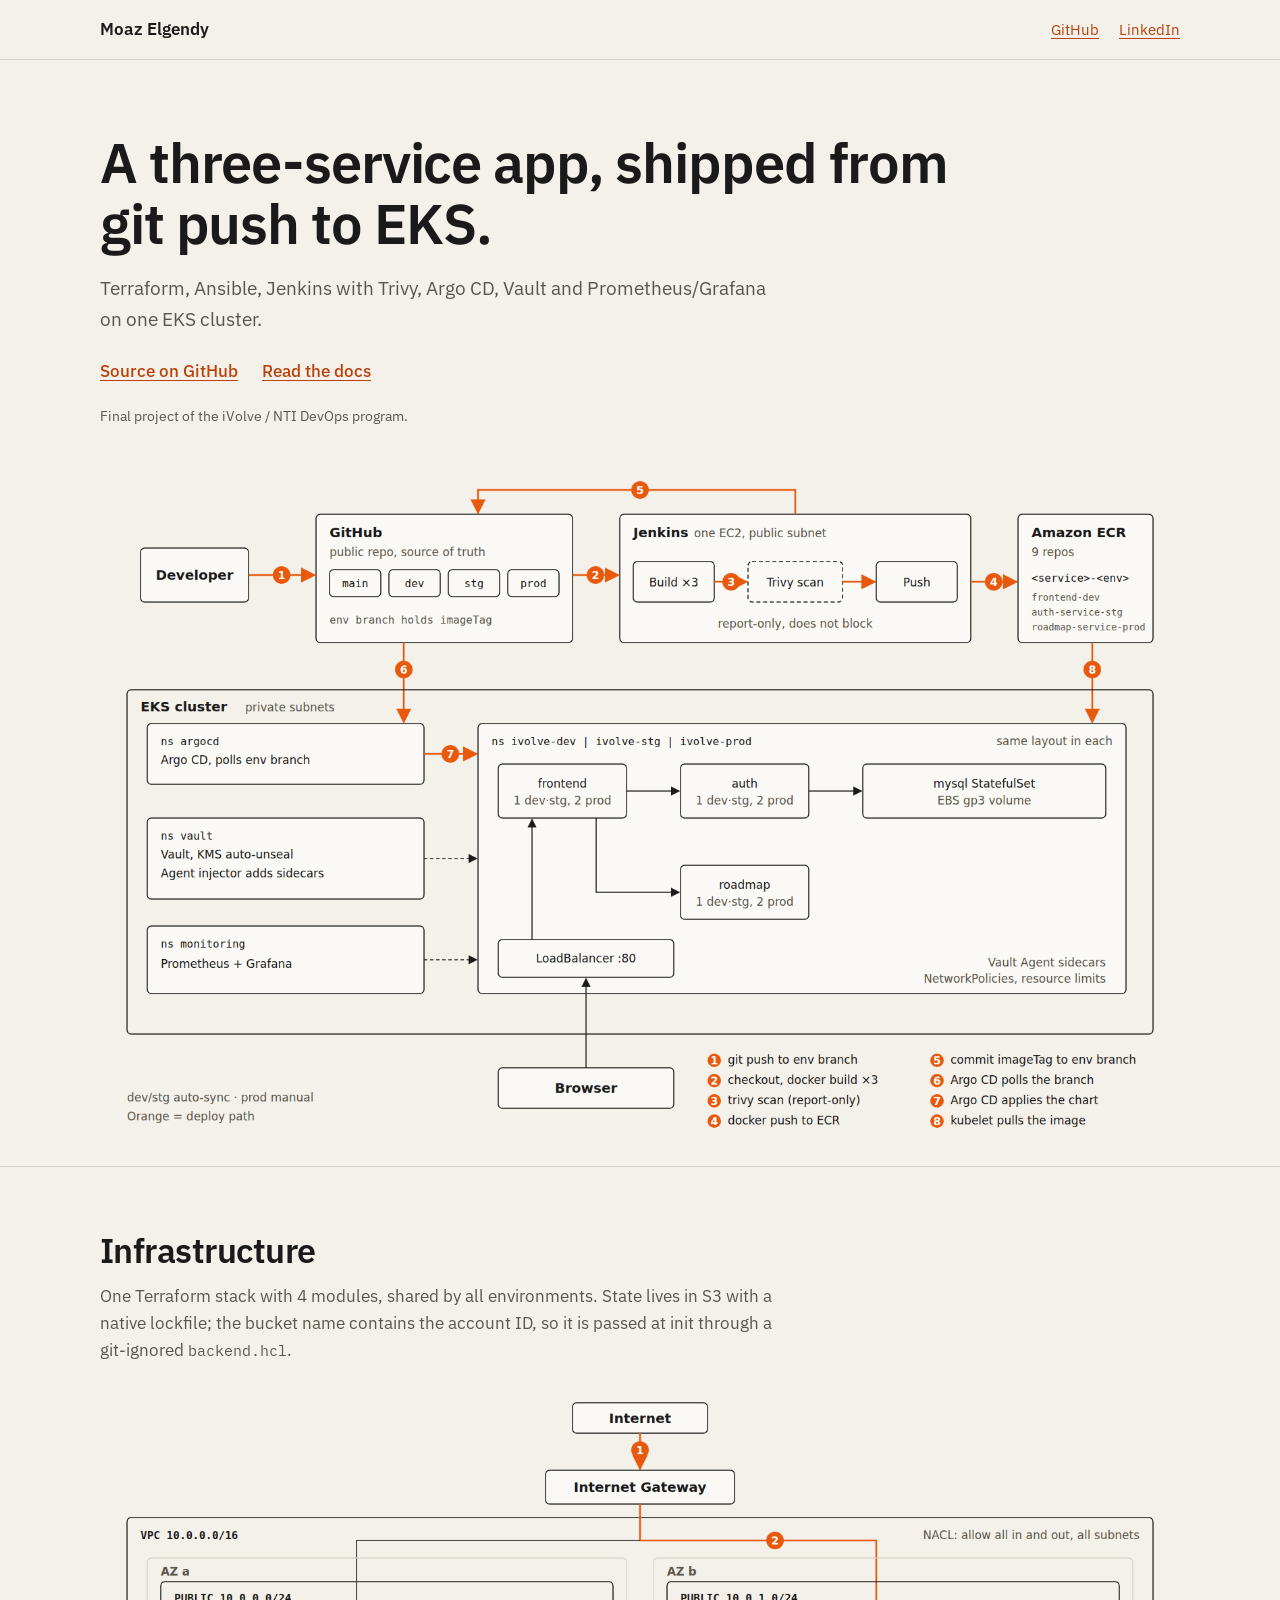
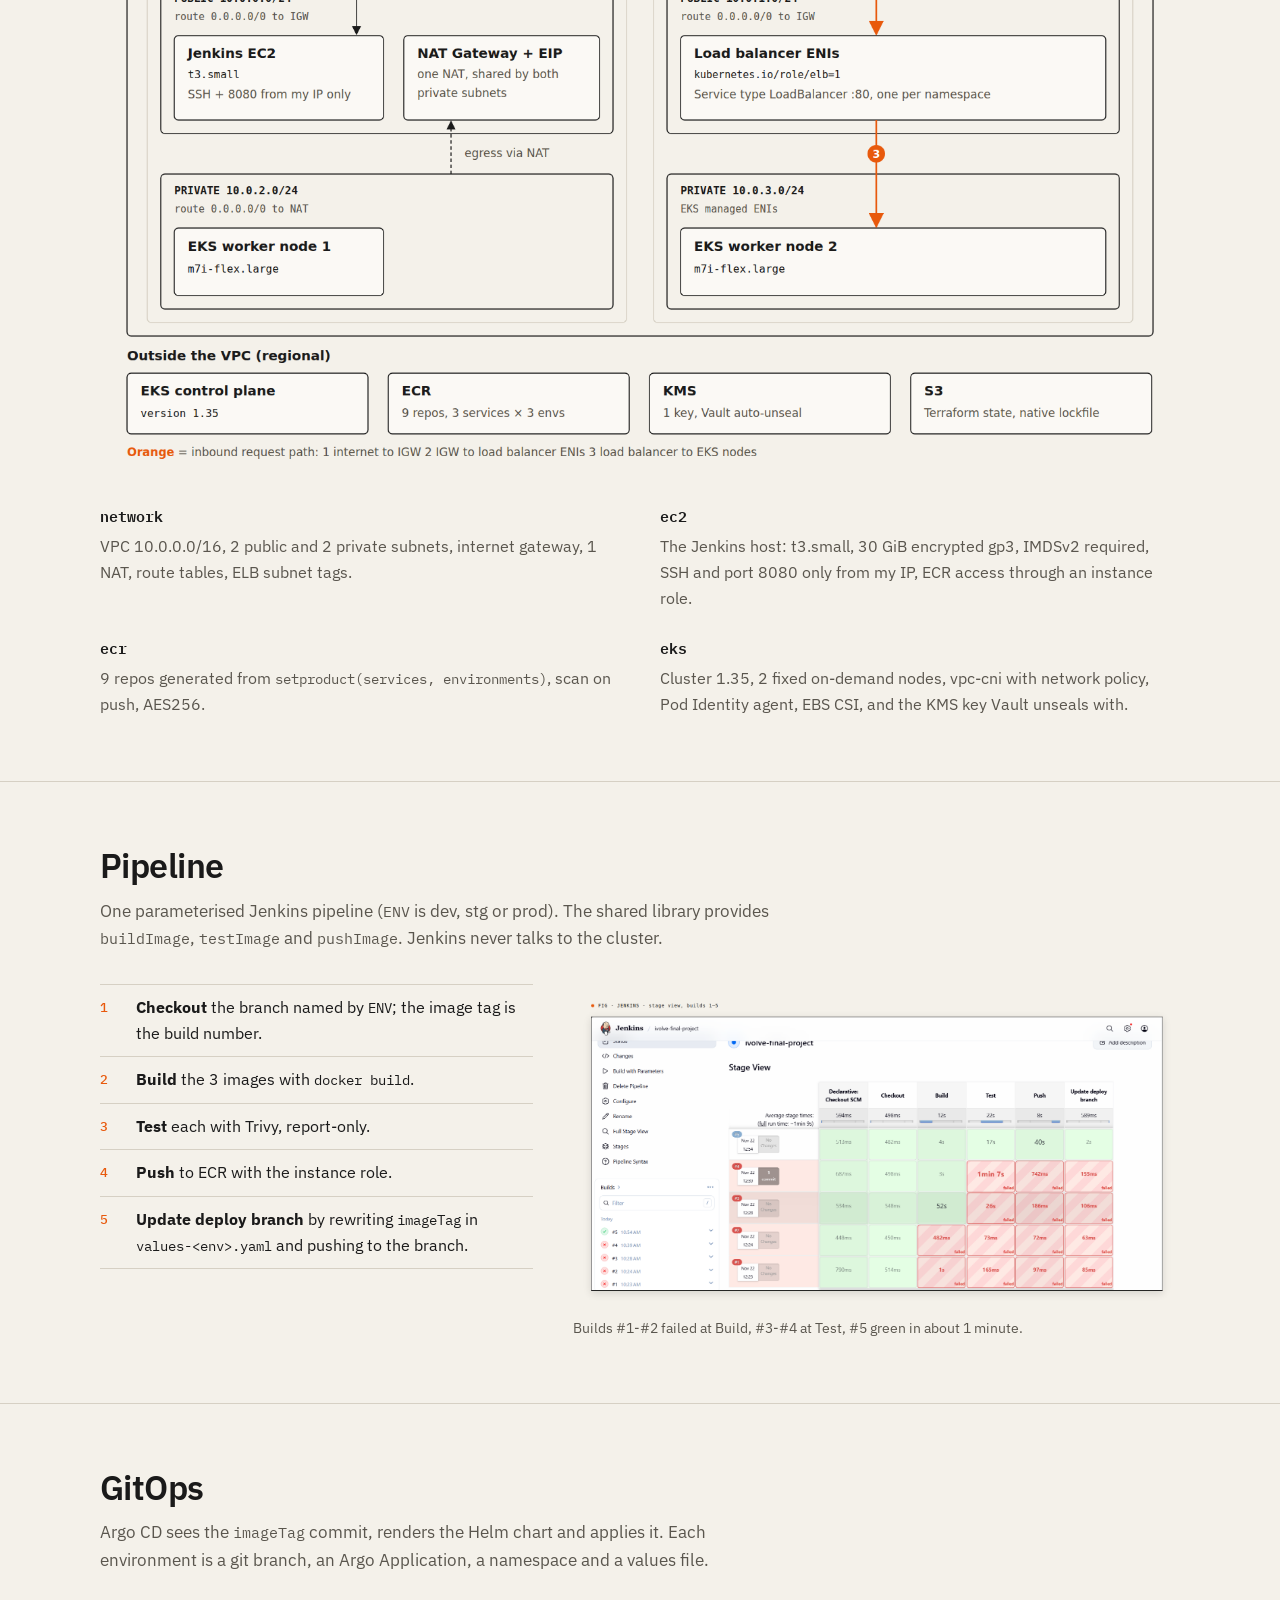
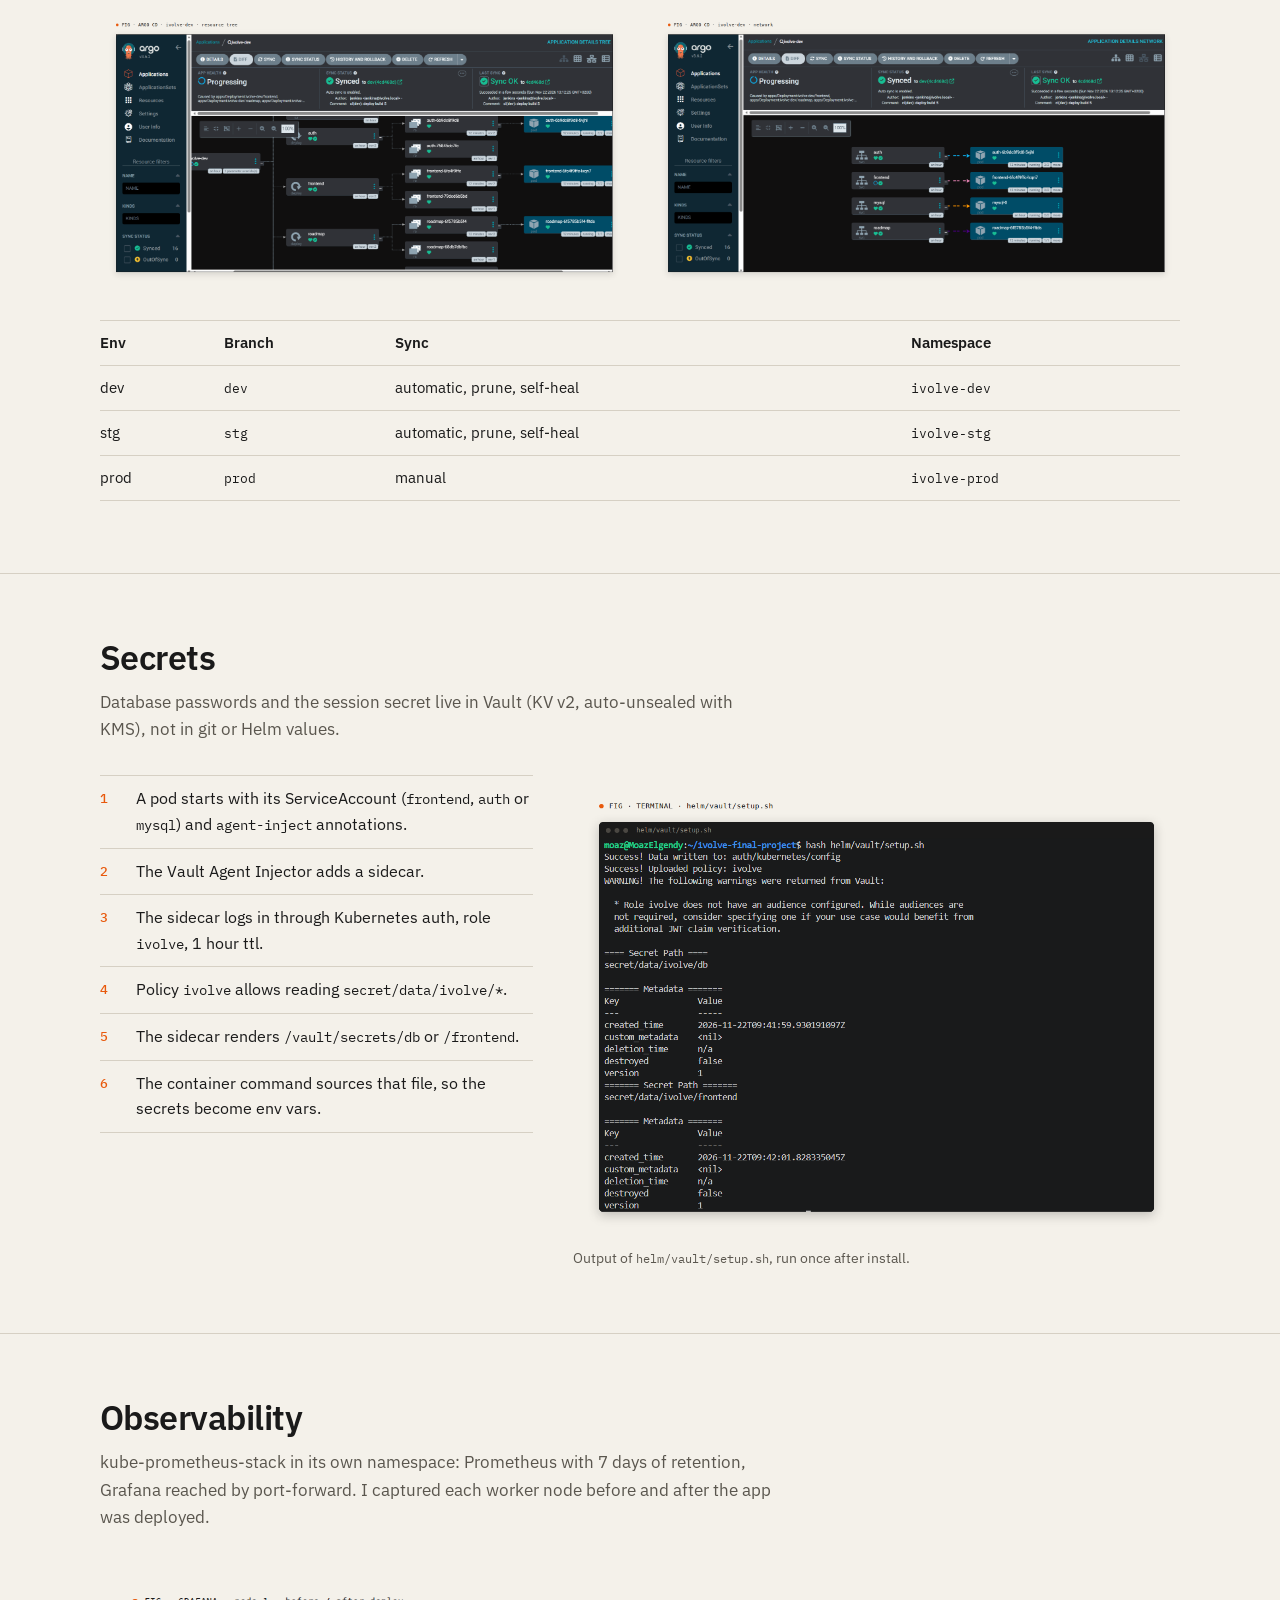
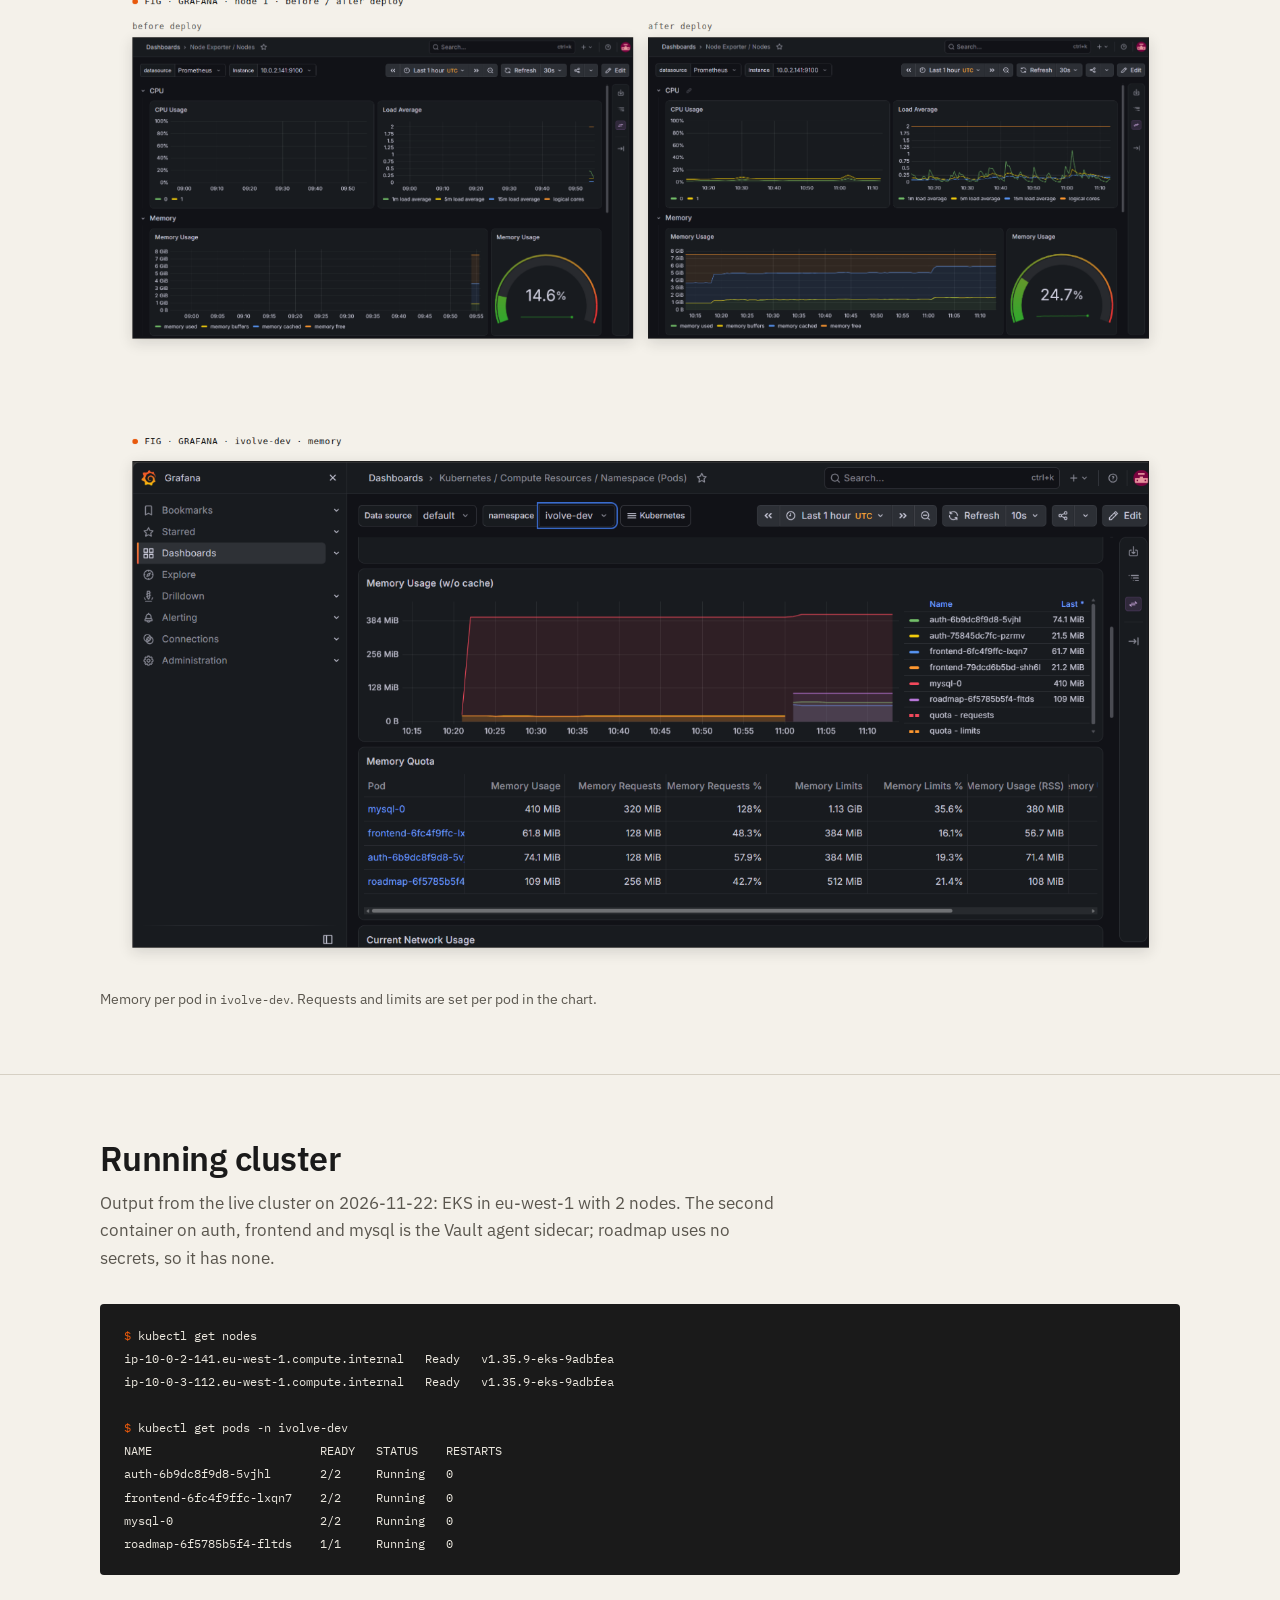
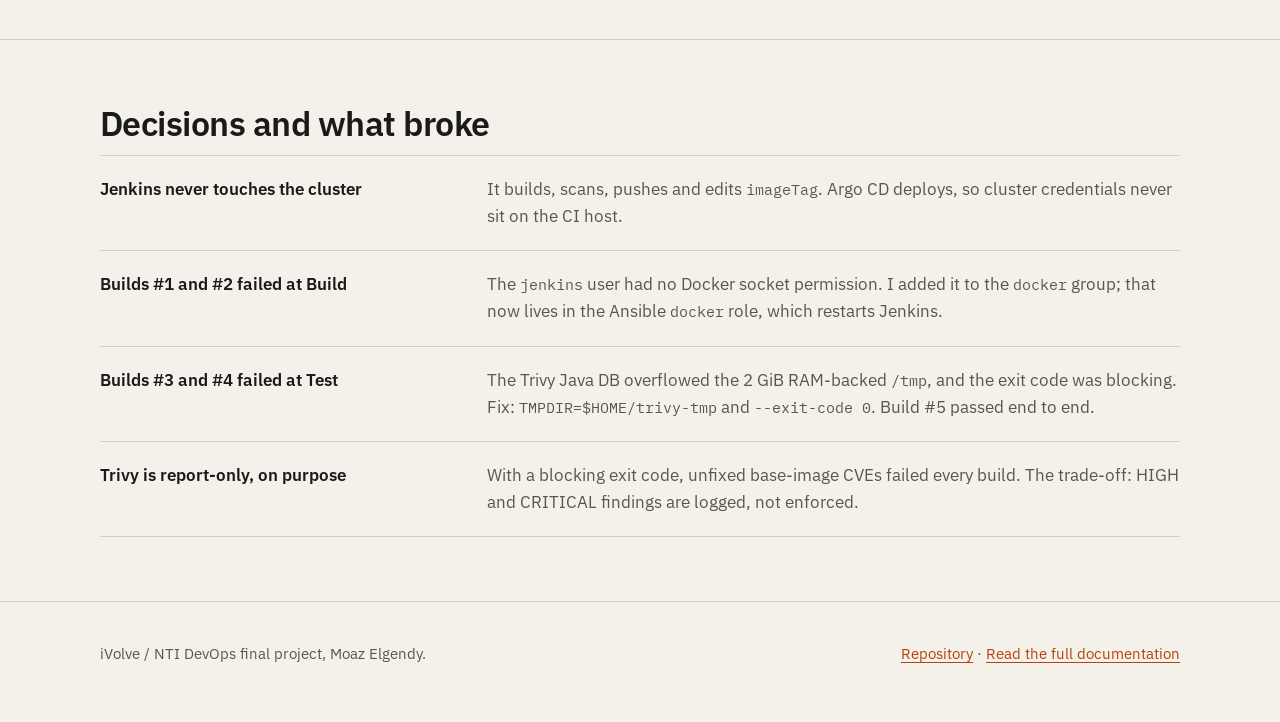
<file: docs/index.html>
<!doctype html>
<html lang="en">
<head>
<meta charset="utf-8">
<meta name="viewport" content="width=device-width,initial-scale=1">
<title>iVolve DevOps Final Project - Moaz Elgendy</title>
<meta name="description" content="A three-service app delivered from git push to EKS: Terraform, Ansible, Jenkins with Trivy, Argo CD, Vault and Prometheus/Grafana. iVolve / NTI DevOps final project by Moaz Elgendy.">
<meta property="og:title" content="iVolve DevOps Final Project">
<meta property="og:description" content="Terraform, Jenkins, Argo CD, Vault and Grafana on one EKS cluster, with the screenshots and the build failures.">
<meta property="og:type" content="website">
<meta property="og:image" content="images/architecture.png">
<link rel="preconnect" href="https://fonts.googleapis.com">
<link rel="preconnect" href="https://fonts.gstatic.com" crossorigin>
<link href="https://fonts.googleapis.com/css2?family=IBM+Plex+Mono:wght@400;500&family=IBM+Plex+Sans:wght@400;500;600&display=swap" rel="stylesheet">
<link rel="stylesheet" href="site.css">
</head>
<body>
<header class="top"><div class="wrap">
<strong>Moaz Elgendy</strong>
<nav aria-label="Profiles"><a href="https://github.com/Moaz-Elgendy">GitHub</a><a href="https://www.linkedin.com/in/moaz-m-elgendy">LinkedIn</a></nav>
</div></header>
<main>
<div class="wrap">
<div class="hero">
<h1>A three-service app, shipped from git push to EKS.</h1>
<p>Terraform, Ansible, Jenkins with Trivy, Argo CD, Vault and Prometheus/Grafana on one EKS cluster.</p>
<div class="links"><a href="https://github.com/Moaz-Elgendy/ivolve-final-project">Source on GitHub</a><a href="https://github.com/Moaz-Elgendy/ivolve-final-project#readme">Read the docs</a></div>
<p class="note">Final project of the iVolve / NTI DevOps program.</p>
</div>
<figure class="hero-fig"><a href="images/architecture.png"><img src="images/architecture.png" width="1600" height="1000" alt="Architecture: git push to Jenkins (build, Trivy scan, push to ECR, bump imageTag) to the environment branch, then Argo CD syncing to EKS namespaces, with Vault, monitoring, KMS and ECR"></a></figure>
</div>

<section aria-labelledby="infra"><div class="wrap">
<h2 id="infra">Infrastructure</h2>
<p class="lead">One Terraform stack with 4 modules, shared by all environments. State lives in S3 with a native lockfile; the bucket name contains the account ID, so it is passed at init through a git-ignored <code>backend.hcl</code>.</p>
<figure><a href="images/aws-network.png"><img loading="lazy" src="images/aws-network.png" width="1600" height="1000" alt="AWS network: VPC 10.0.0.0/16 across 2 availability zones, public subnets with the Jenkins EC2, NAT and load balancers, private subnets with the EKS nodes"></a></figure>
<div class="grid2">
<div><h3><code>network</code></h3><p>VPC 10.0.0.0/16, 2 public and 2 private subnets, internet gateway, 1 NAT, route tables, ELB subnet tags.</p></div>
<div><h3><code>ec2</code></h3><p>The Jenkins host: t3.small, 30 GiB encrypted gp3, IMDSv2 required, SSH and port 8080 only from my IP, ECR access through an instance role.</p></div>
<div><h3><code>ecr</code></h3><p>9 repos generated from <code>setproduct(services, environments)</code>, scan on push, AES256.</p></div>
<div><h3><code>eks</code></h3><p>Cluster 1.35, 2 fixed on-demand nodes, vpc-cni with network policy, Pod Identity agent, EBS CSI, and the KMS key Vault unseals with.</p></div>
</div>
</div></section>

<section aria-labelledby="pipeline"><div class="wrap">
<h2 id="pipeline">Pipeline</h2>
<p class="lead">One parameterised Jenkins pipeline (<code>ENV</code> is dev, stg or prod). The shared library provides <code>buildImage</code>, <code>testImage</code> and <code>pushImage</code>. Jenkins never talks to the cluster.</p>
<div class="split">
<ol class="stages">
<li><strong>Checkout</strong> the branch named by <code>ENV</code>; the image tag is the build number.</li>
<li><strong>Build</strong> the 3 images with <code>docker build</code>.</li>
<li><strong>Test</strong> each with Trivy, report-only.</li>
<li><strong>Push</strong> to ECR with the instance role.</li>
<li><strong>Update deploy branch</strong> by rewriting <code>imageTag</code> in <code>values-&lt;env&gt;.yaml</code> and pushing to the branch.</li>
</ol>
<figure><a href="images/jenkins-stage-view.png"><img loading="lazy" src="images/jenkins-stage-view.png" width="1600" height="857" alt="Jenkins stage view: 5 builds, #1 and #2 failed at Build, #3 and #4 failed at Test, #5 green"></a>
<figcaption>Builds #1-#2 failed at Build, #3-#4 at Test, #5 green in about 1 minute.</figcaption></figure>
</div>
</div></section>

<section aria-labelledby="gitops"><div class="wrap">
<h2 id="gitops">GitOps</h2>
<p class="lead">Argo CD sees the <code>imageTag</code> commit, renders the Helm chart and applies it. Each environment is a git branch, an Argo Application, a namespace and a values file.</p>
<div class="pair">
<figure><a href="images/argocd-dev-tree.png"><img loading="lazy" src="images/argocd-dev-tree.png" width="1600" height="855" alt="Argo CD resource tree for ivolve-dev, Synced, deploying build 5"></a></figure>
<figure><a href="images/argocd-dev-network.png"><img loading="lazy" src="images/argocd-dev-network.png" width="1600" height="855" alt="Argo CD network view: each ivolve-dev Service routing to its pod"></a></figure>
</div>
<div class="tablewrap"><table>
<thead><tr><th>Env</th><th>Branch</th><th>Sync</th><th>Namespace</th></tr></thead>
<tbody>
<tr><td>dev</td><td><code>dev</code></td><td>automatic, prune, self-heal</td><td><code>ivolve-dev</code></td></tr>
<tr><td>stg</td><td><code>stg</code></td><td>automatic, prune, self-heal</td><td><code>ivolve-stg</code></td></tr>
<tr><td>prod</td><td><code>prod</code></td><td>manual</td><td><code>ivolve-prod</code></td></tr>
</tbody></table></div>
</div></section>

<section aria-labelledby="secrets"><div class="wrap">
<h2 id="secrets">Secrets</h2>
<p class="lead">Database passwords and the session secret live in Vault (KV v2, auto-unsealed with KMS), not in git or Helm values.</p>
<div class="split">
<ol class="flow">
<li>A pod starts with its ServiceAccount (<code>frontend</code>, <code>auth</code> or <code>mysql</code>) and <code>agent-inject</code> annotations.</li>
<li>The Vault Agent Injector adds a sidecar.</li>
<li>The sidecar logs in through Kubernetes auth, role <code>ivolve</code>, 1 hour ttl.</li>
<li>Policy <code>ivolve</code> allows reading <code>secret/data/ivolve/*</code>.</li>
<li>The sidecar renders <code>/vault/secrets/db</code> or <code>/frontend</code>.</li>
<li>The container command sources that file, so the secrets become env vars.</li>
</ol>
<figure><a href="images/vault-setup-script.png"><img loading="lazy" src="images/vault-setup-script.png" width="1111" height="849" alt="Terminal output of helm/vault/setup.sh enabling Kubernetes auth, writing a policy and KV secrets"></a>
<figcaption>Output of <code>helm/vault/setup.sh</code>, run once after install.</figcaption></figure>
</div>
</div></section>

<section aria-labelledby="obs"><div class="wrap">
<h2 id="obs">Observability</h2>
<p class="lead">kube-prometheus-stack in its own namespace: Prometheus with 7 days of retention, Grafana reached by port-forward. I captured each worker node before and after the app was deployed.</p>
<figure><a href="images/grafana-node1-before-after.png"><img loading="lazy" src="images/grafana-node1-before-after.png" width="1600" height="604" alt="Grafana worker node 1 resource usage before and after the application was deployed"></a></figure>
<figure style="margin-top:32px"><a href="images/grafana-ns-dev-memory.png"><img loading="lazy" src="images/grafana-ns-dev-memory.png" width="1600" height="855" alt="Grafana panel of memory usage per pod in namespace ivolve-dev"></a>
<figcaption>Memory per pod in <code>ivolve-dev</code>. Requests and limits are set per pod in the chart.</figcaption></figure>
</div></section>

<section aria-labelledby="cluster"><div class="wrap">
<h2 id="cluster">Running cluster</h2>
<p class="lead">Output from the live cluster on 2026-11-22: EKS in eu-west-1 with 2 nodes. The second container on auth, frontend and mysql is the Vault agent sidecar; roadmap uses no secrets, so it has none.</p>
<pre tabindex="0"><code><span class="p">$</span> kubectl get nodes
ip-10-0-2-141.eu-west-1.compute.internal   Ready   v1.35.9-eks-9adbfea
ip-10-0-3-112.eu-west-1.compute.internal   Ready   v1.35.9-eks-9adbfea

<span class="p">$</span> kubectl get pods -n ivolve-dev
NAME                        READY   STATUS    RESTARTS
auth-6b9dc8f9d8-5vjhl       2/2     Running   0
frontend-6fc4f9ffc-lxqn7    2/2     Running   0
mysql-0                     2/2     Running   0
roadmap-6f5785b5f4-fltds    1/1     Running   0</code></pre>
</div></section>

<section aria-labelledby="decisions"><div class="wrap">
<h2 id="decisions">Decisions and what broke</h2>
<ul class="fail">
<li><strong>Jenkins never touches the cluster</strong><span>It builds, scans, pushes and edits <code>imageTag</code>. Argo CD deploys, so cluster credentials never sit on the CI host.</span></li>
<li><strong>Builds #1 and #2 failed at Build</strong><span>The <code>jenkins</code> user had no Docker socket permission. I added it to the <code>docker</code> group; that now lives in the Ansible <code>docker</code> role, which restarts Jenkins.</span></li>
<li><strong>Builds #3 and #4 failed at Test</strong><span>The Trivy Java DB overflowed the 2 GiB RAM-backed <code>/tmp</code>, and the exit code was blocking. Fix: <code>TMPDIR=$HOME/trivy-tmp</code> and <code>--exit-code 0</code>. Build #5 passed end to end.</span></li>
<li><strong>Trivy is report-only, on purpose</strong><span>With a blocking exit code, unfixed base-image CVEs failed every build. The trade-off: HIGH and CRITICAL findings are logged, not enforced.</span></li>
</ul>
</div></section>
</main>
<footer><div class="wrap">
<p>iVolve / NTI DevOps final project, Moaz Elgendy.</p>
<p><a href="https://github.com/Moaz-Elgendy/ivolve-final-project">Repository</a> &middot; <a href="https://github.com/Moaz-Elgendy/ivolve-final-project#readme">Read the full documentation</a></p>
</div></footer>
</body>
</html>
</file>
<file: docs/site.css>
:root{--bg:#F4F1EA;--ink:#1A1A1A;--muted:#5A564E;--rule:#D6D0C4;--accent:#E8590C;--link:#B8420A;--term:#1A1A1A;--termink:#ECE8DF}
@media (prefers-color-scheme:dark){:root{--bg:#141413;--ink:#ECE8DF;--muted:#A8A399;--rule:#33322F;--link:#F07A3A;--term:#0C0C0B;--termink:#ECE8DF}}
*{box-sizing:border-box}
html{-webkit-text-size-adjust:100%}
body{margin:0;background:var(--bg);color:var(--ink);font:400 17px/1.6 "IBM Plex Sans",system-ui,sans-serif}
.wrap{max-width:1120px;margin:0 auto;padding:0 20px}
a{color:var(--link);text-underline-offset:3px;text-decoration-thickness:1px}
a:hover{color:var(--accent)}
a:focus-visible,summary:focus-visible{outline:2px solid var(--accent);outline-offset:3px;border-radius:2px}
code,pre,.mono{font-family:"IBM Plex Mono",ui-monospace,monospace}
code{font-size:.88em}
img{display:block;max-width:100%;height:auto;border-radius:4px}
figure{margin:0}
figcaption{font-size:14px;color:var(--muted);margin-top:8px}
.top{border-bottom:1px solid var(--rule)}
.top .wrap{display:flex;justify-content:space-between;align-items:center;padding-top:16px;padding-bottom:16px;gap:16px;flex-wrap:wrap}
.top strong{font-weight:600}
.top nav{display:flex;gap:20px;font-size:15px}
.hero{padding:72px 0 40px}
.hero h1{font-size:clamp(32px,5.4vw,56px);line-height:1.08;font-weight:600;letter-spacing:-.02em;margin:0 0 20px;max-width:16em}
.hero p{margin:0 0 24px;max-width:36em;color:var(--muted);font-size:19px}
.hero .links{display:flex;gap:24px;flex-wrap:wrap;font-weight:500}
.hero .note{margin:20px 0 0;font-size:14px}
.hero-fig{padding-bottom:24px}
section{padding:64px 0;border-top:1px solid var(--rule)}
h2{font-size:clamp(26px,3.4vw,34px);line-height:1.15;font-weight:600;letter-spacing:-.015em;margin:0 0 12px}
.lead{max-width:40em;margin:0 0 32px;color:var(--muted)}
h3{font-size:17px;font-weight:600;margin:0 0 4px}
.grid2{display:grid;grid-template-columns:1fr 1fr;gap:24px 40px;margin-top:32px}
.grid2 p{margin:0;color:var(--muted);font-size:16px}
.split{display:grid;grid-template-columns:minmax(0,5fr) minmax(0,7fr);gap:40px;align-items:start}
.pair{display:grid;grid-template-columns:1fr 1fr;gap:24px;margin-bottom:32px}
ol.stages,ol.flow{margin:0;padding:0;list-style:none;counter-reset:s}
ol.stages li,ol.flow li{counter-increment:s;padding:10px 0 10px 36px;border-top:1px solid var(--rule);position:relative;font-size:16px}
ol.stages li:last-child,ol.flow li:last-child{border-bottom:1px solid var(--rule)}
ol.stages li::before,ol.flow li::before{content:counter(s);position:absolute;left:0;top:11px;font:500 13px/1.9 "IBM Plex Mono",monospace;color:var(--accent)}
.tablewrap{overflow-x:auto;margin:0 0 8px}
table{border-collapse:collapse;width:100%;font-size:15px}
th,td{text-align:left;padding:10px 16px 10px 0;border-bottom:1px solid var(--rule);vertical-align:top}
th{font-weight:600;border-top:1px solid var(--rule)}
.label{font:500 12px/1 "IBM Plex Mono",monospace;letter-spacing:.06em;text-transform:uppercase;color:var(--muted);margin:0 0 12px}
pre{background:var(--term);color:var(--termink);padding:20px 24px;border-radius:4px;overflow-x:auto;font-size:14px;line-height:1.65;margin:0}
pre .p{color:var(--accent)}
.fail{margin:0;padding:0;list-style:none}
.fail li{padding:20px 0;border-top:1px solid var(--rule);display:grid;grid-template-columns:minmax(0,4fr) minmax(0,8fr);gap:8px 40px}
.fail li:last-child{border-bottom:1px solid var(--rule)}
.fail strong{font-weight:600}
.fail span{color:var(--muted)}
footer{border-top:1px solid var(--rule);padding:40px 0 56px;font-size:15px;color:var(--muted)}
footer .wrap{display:flex;flex-wrap:wrap;gap:12px 32px;justify-content:space-between}
footer p{margin:0}
@media (max-width:767px){
.hero{padding:40px 0 24px}
section{padding:44px 0}
.grid2,.split,.pair,.fail li{grid-template-columns:1fr}
.fail li{gap:6px}
body{font-size:16px}
}
@media (prefers-reduced-motion:no-preference){a{transition:color .15s}}
</file>
